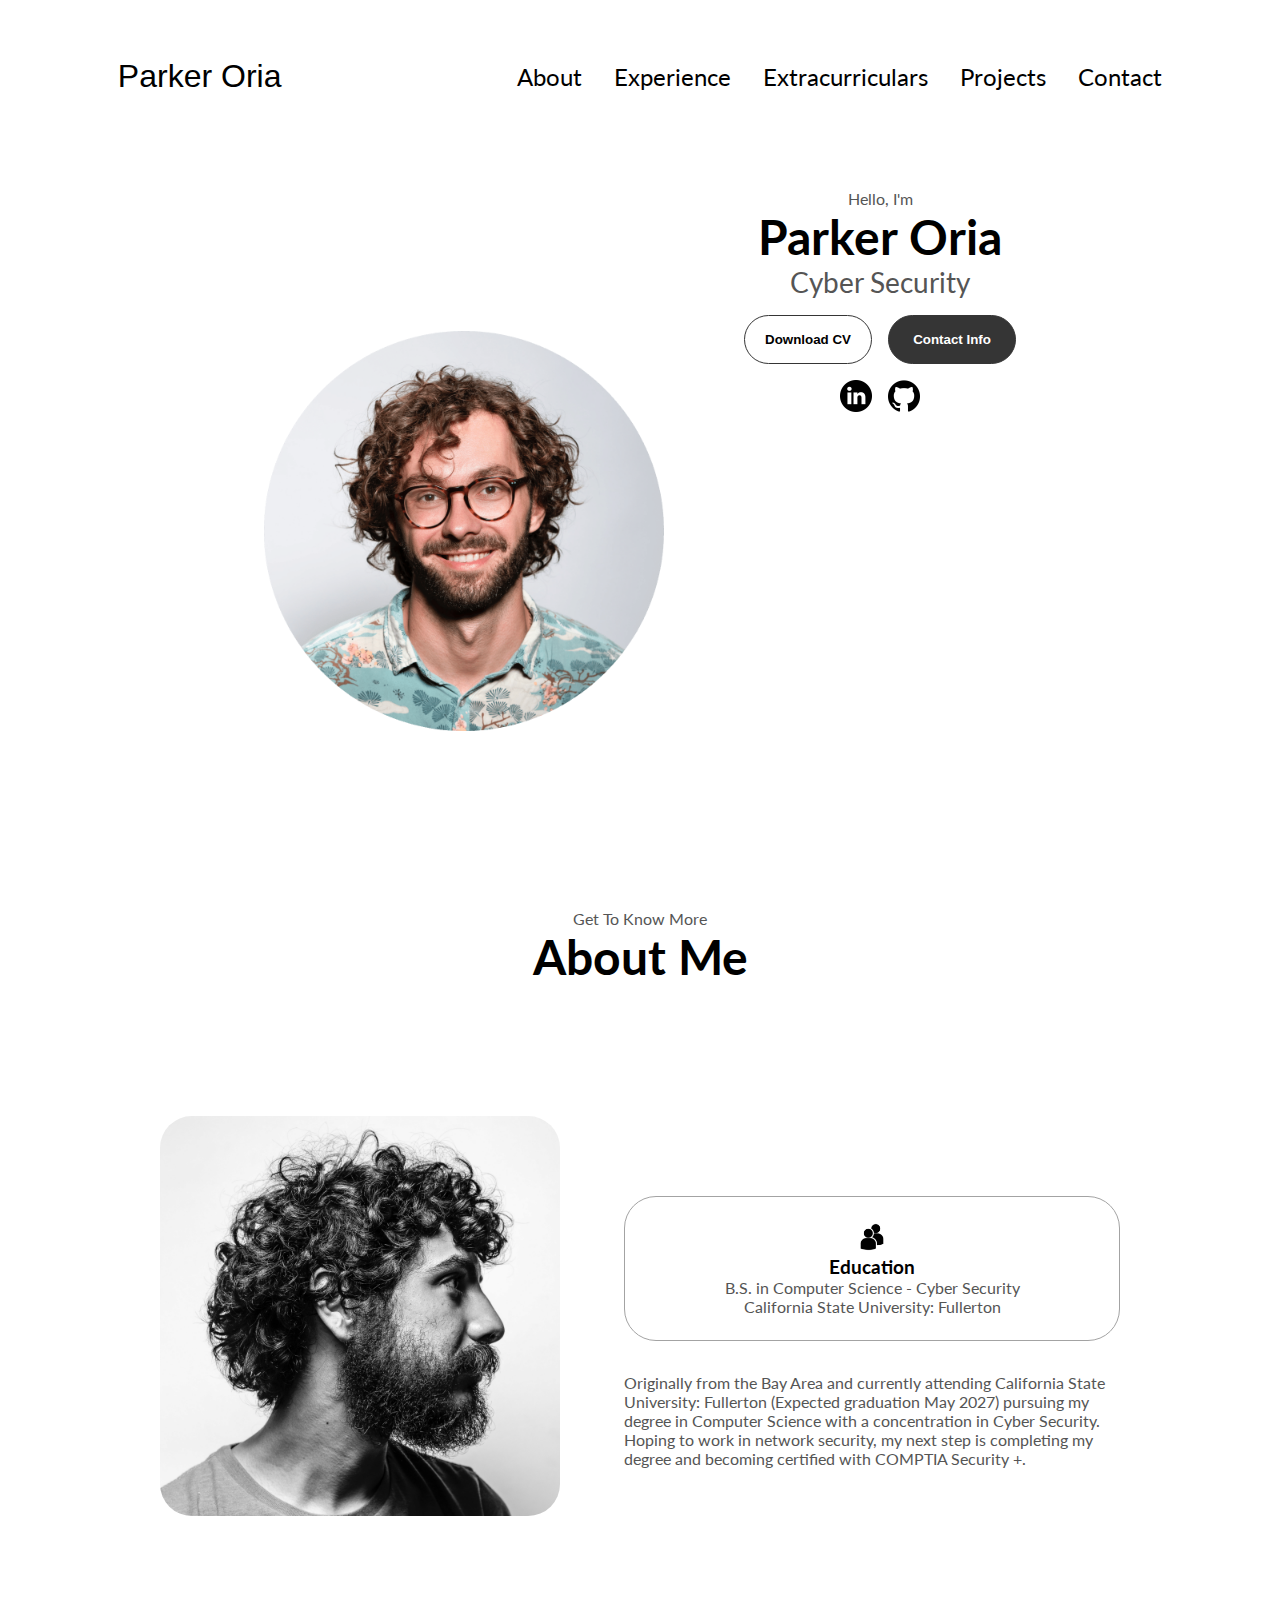
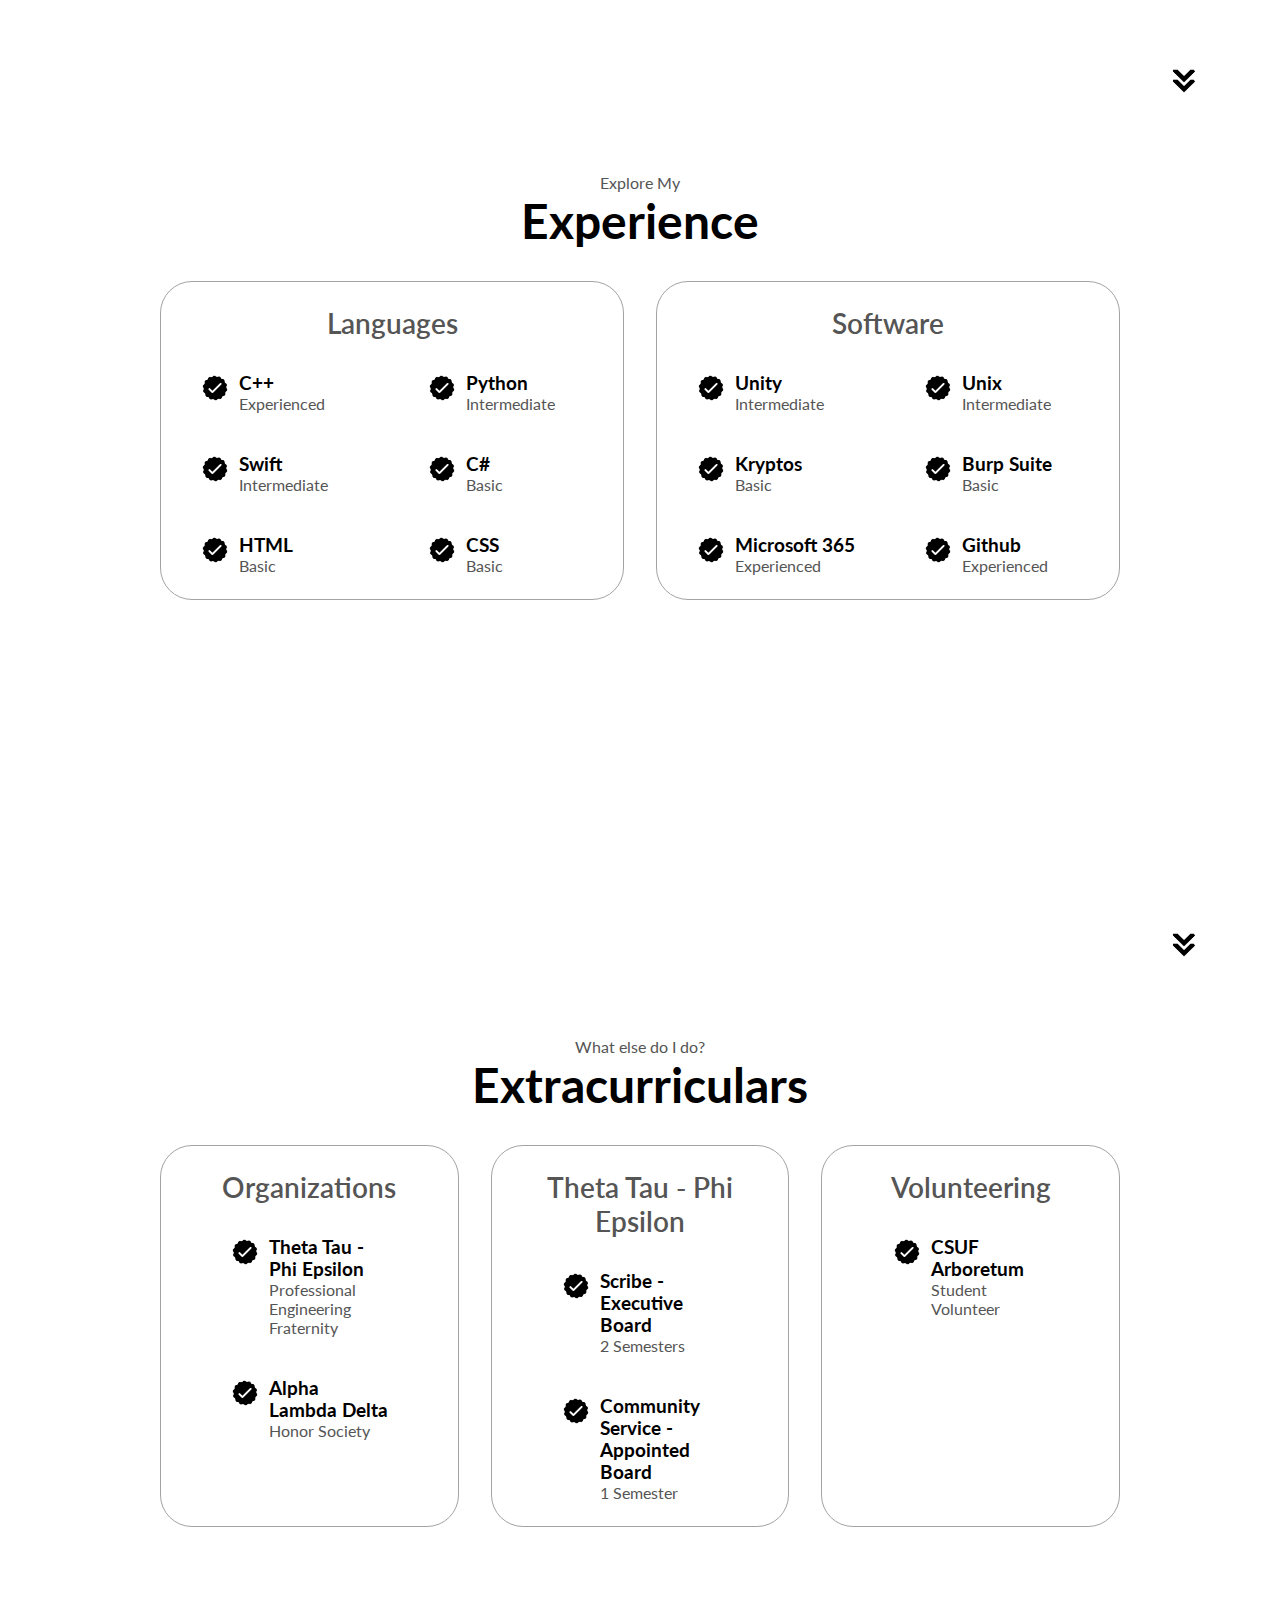
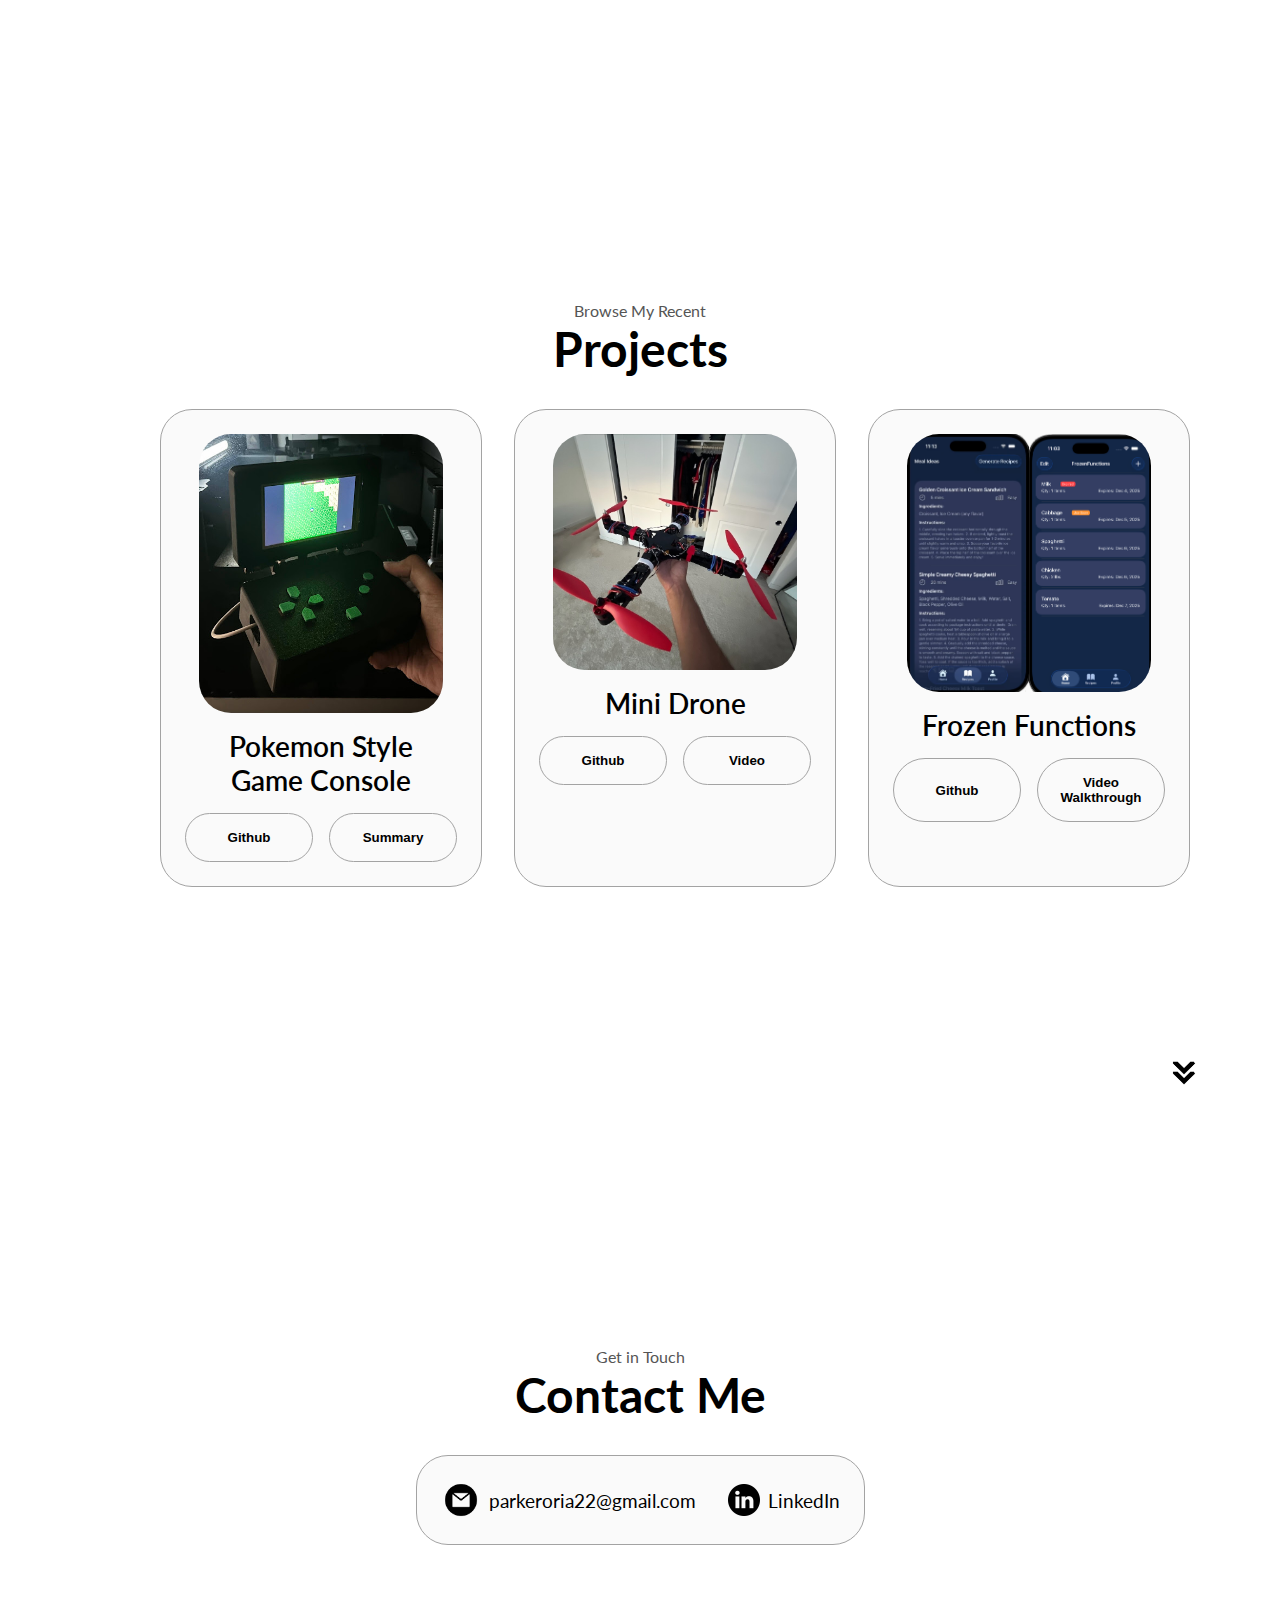
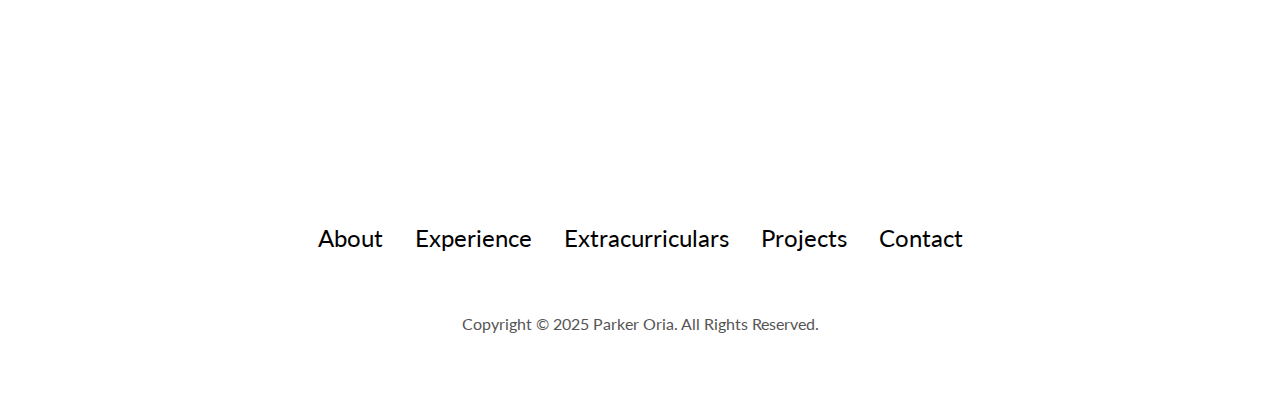
<file: index.html>
<!DOCTYPE html>
<html lang="en">
<head>
    <meta charset="UTF-8">
    <meta name="viewport" content="width=device-width, initial-scale=1.0">
    <title>Parker Oria</title>
    <link rel="icon" type="image/x-icon" href="assets/profile-pic.png">
    <link rel="stylesheet" href="style.css">
    <link rel="stylesheet" href="mediaqueries.css">
</head>
<body>
    <nav id="desktop-nav">
        <div class="logo">Parker Oria</div>
        <div>
            <ul class="nav-links">
                <li><a href="#about">About</a></li>
                <li><a href="#experience">Experience</a></li>
                <li><a href="#Extracurriculars">Extracurriculars</a></li>
                <li><a href="#projects">Projects</a></li>
                <li><a href="#contact">Contact</a></li>
                <!-- <a href="valentine.html">❤️</a> -->

            </ul>
        </div>
    </nav>
    <nav id="hamburger-nav">
        <div class="logo">Parker Oria</div>
        <div class="hamburger-menu">
            <div class="hamburger-icon" onclick="toggleMenu()">
                <span></span>
                <span></span>
                <span></span>
            </div>
            <div class="menu-links"> <!--here !!!-->
                <!-- <ul> -->
                    <li><a href="#about" onclick="toggleMenu()">About</a></li>
                    <li><a href="#experience" onclick="toggleMenu()">Experience</a></li>
                    <li><a href="#Extracurriculars" onclick="toggleMenu()">Extracurriculars</a></li>
                    <li><a href="#projects" onclick="toggleMenu()">Projects</a></li>
                    <li><a href="#contact" onclick="toggleMenu()">Contact</a></li>
                    <!-- <a href="valentine.html">❤️</a> -->
                <!-- </ul> -->
            </div>
        </div>
    </nav>
    <section id="profile">
        <div class="section__pic-container">
            <img src="./assets/profile-pic.png" alt="Parker Oria Profile Picture">
        </div>
        <div class="section_text">
            <p class="section__text__p1">Hello, I'm</p>
            <h1 class="title">Parker Oria</h1>
            <p class="section__text__p2">Cyber Security</p>
            <div class="btn-container">
                <button class="btn btn-color-2" 
                onclick="window.open('./assets/ParkerOriaCybersecurity.pdf')">Download CV
                </button>
                <button class="btn btn-color-1" 
                onclick="location.href='./#contact'">Contact Info
                </button>
            </div>
            <div id="socials-container">
                <img src="./assets/linkedin.png" alt="My LinkedIn profile"
                class="icon" onclick="location.href='https://www.linkedin.com/in/parker-oria/'">
                <img src="./assets/github.png" alt="My Github profile"
                class="icon" onclick="location.href='https://github.com/ParkerOria'">
            </div>
        </div>
    </section>
    <section id="about">
        <p class="section__text__p1">Get To Know More</p>
        <h1 class="title">About Me</h1>
        <div class="section-container">
            <div class="section__pic-container">
                <img src="./assets/about-pic.png" alt="Profile picture"
                class="about-pic"/>
            </div>
            <div class="about-details-container">
                <div class="about-containers">
                    <!-- <div class="details-container">
                        <img src="./assets/experience.png" alt="Experience Icon"
                        class="icon">
                        <h3>Experience</h3>
                        <p>2+ years <br />Frontend Development</p>
                    </div> -->
                    <div class="details-container">
                        <img src="./assets/education.png" alt="Education Icon"
                        class="icon">
                        <h3>Education</h3>
                        <p>B.S. in Computer Science - Cyber Security <br />California State University: Fullerton</p>
                    </div>
                </div>
                <div class="text-container">
                    <p>Originally from the Bay Area and currently attending California State University: Fullerton (Expected graduation May 2027) 
                        pursuing my degree in Computer Science with a concentration in Cyber Security. Hoping to work in network security, 
                        my next step is completing my degree and becoming certified with COMPTIA Security +.</p>
                </div>
            </div>
        </div>
        <img src="./assets/arrow.png" alt="Arrow Icon" class="icon arrow"
        onclick="location.href='./#experience'">
    </section>
    <section id="experience">
        <p class="section__text__p1">Explore My</p>
        <h1 class="title">Experience</h1>
        <div class="experience-details-container">
            <div class="about-containers">
                <div class="details-container">
                    <h2 class="experience-sub-title">Languages</h2>
                    <div class="article-container">
                        <article>
                            <img src="./assets/checkmark.png" alt="Experience Icon" class="icon">
                            <div>
                                <h3>C++</h3>
                                <p>Experienced</p>
                            </div>
                        </article>
                        <article>
                            <img src="./assets/checkmark.png" alt="Experience Icon" class="icon">
                            <div>
                                <h3>Python</h3>
                                <p>Intermediate</p>
                            </div>
                        </article>
                        <article>
                            <img src="./assets/checkmark.png" alt="Experience Icon" class="icon">
                            <div>
                                <h3>Swift</h3>
                                <p>Intermediate</p>
                            </div>
                        </article>
                        <article>
                            <img src="./assets/checkmark.png" alt="Experience Icon" class="icon">
                            <div>
                                <h3>C#</h3>
                                <p>Basic</p>
                            </div>
                        </article>
                        <article>
                            <img src="./assets/checkmark.png" alt="Experience Icon" class="icon">
                            <div>
                                <h3>HTML</h3>
                                <p>Basic</p>
                            </div>
                        </article>
                        <article>
                            <img src="./assets/checkmark.png" alt="Experience Icon" class="icon">
                            <div>
                                <h3>CSS</h3>
                                <p>Basic</p>
                            </div>
                        </article>
                        
                    </div>
                </div>
                <div class="details-container">
                    <h2 class="experience-sub-title">Software</h2>
                    <div class="article-container">
                        <article>
                            <img src="./assets/checkmark.png" alt="Experience Icon" class="icon">
                            <div>
                                <h3>Unity</h3>
                                <p>Intermediate</p>
                            </div>
                        </article>
                        <article>
                            <img src="./assets/checkmark.png" alt="Experience Icon" class="icon">
                            <div>
                                <h3>Unix</h3>
                                <p>Intermediate</p>
                            </div>
                        </article>
                        <article>
                            <img src="./assets/checkmark.png" alt="Experience Icon" class="icon">
                            <div>
                                <h3>Kryptos</h3>
                                <p>Basic</p>
                            </div>
                        </article>
                        <article>
                            <img src="./assets/checkmark.png" alt="Experience Icon" class="icon">
                            <div>
                                <h3>Burp Suite</h3>
                                <p>Basic</p>
                            </div>
                        </article>
                        <article>
                            <img src="./assets/checkmark.png" alt="Experience Icon" class="icon">
                            <div>
                                <h3>Microsoft 365</h3>
                                <p>Experienced</p>
                            </div>
                        </article>
                        <article>
                            <img src="./assets/checkmark.png" alt="Experience Icon" class="icon">
                            <div>
                                <h3>Github</h3>
                                <p>Experienced</p>
                            </div>
                        </article>
                    </div>
                </div>
            </div>
        </div>
        <img src="./assets/arrow.png" alt="Arrow Icon" class="icon arrow"
        onclick="location.href='./#Extracurriculars'">
    </section>

    <section id="Extracurriculars">
        <p class="section__text__p1">What else do I do?</p>
        <h1 class="title">Extracurriculars</h1>
        <div class="experience-details-container">
            <div class="about-containers">
                <div class="details-container">
                    <h2 class="experience-sub-title">Organizations</h2>
                    <div class="article-container">
                        <article>
                            <img src="./assets/checkmark.png" alt="Experience Icon" class="icon">
                            <div>
                                <h3>Theta Tau - Phi Epsilon</h3>
                                <p>Professional Engineering Fraternity</p>
                            </div>
                        </article>
                        <article>
                            <img src="./assets/checkmark.png" alt="Experience Icon" class="icon">
                            <div>
                                <h3>Alpha Lambda Delta</h3>
                                <p>Honor Society</p>
                            </div>
                        </article>
                    </div>
                </div>
                <div class="details-container">
                    <h2 class="experience-sub-title">Theta Tau - Phi Epsilon</h2>
                    <div class="article-container">
                        <article>
                            <img src="./assets/checkmark.png" alt="Experience Icon" class="icon">
                            <div>
                                <h3>Scribe - Executive Board</h3>
                                <p>2 Semesters</p>
                            </div>
                        </article>
                        <article>
                            <img src="./assets/checkmark.png" alt="Experience Icon" class="icon">
                            <div>
                                <h3>Community Service - Appointed Board</h3>
                                <p>1 Semester</p>
                            </div>
                        </article>
                    </div>
                </div>
                <div class="details-container">
                    <h2 class="experience-sub-title">Volunteering</h2>
                    <div class="article-container">
                        <article>
                            <img src="./assets/checkmark.png" alt="Experience Icon" class="icon">
                            <div>
                                <h3>CSUF Arboretum</h3>
                                <p>Student Volunteer</p>
                            </div>
                        </article>
                        <!-- <article>
                            <img src="./assets/checkmark.png" alt="Experience Icon" class="icon">
                            <div>
                                <h3>The Salvation Army</h3>
                                <p>Intermediate</p>
                            </div>
                        </article> -->
                    </div>
                </div>
            </div>
        </div>
        <img src="./assets/arrow.png" alt="Arrow Icon" class="icon arrow"
        onclick="location.href='./#projects'"> <!-- Displayed in top!!!-->
    </section>

    <section id="projects">
        <p class="section__text__p1">Browse My Recent</p>
        <h1 class="title">Projects</h1>
        <div class="experience-details-container">
            <div class="about-containers">

            <div class="details-container color-container">
                <div class="article-container">
                    <img src="./assets/nudeck.jpg" alt="Nu Deck" class="project-img">
                </div>
                <h2 class="experience-sub-title project-title">Pokemon Style Game Console</h2>
                <div class="btn-container">
                    <button class="btn btn-color-2 project-btn" onclick="location.href='https://github.com/Kentalope22/Nu-Deck'">
                        Github
                    </button>
                    <button class="btn btn-color-2 project-btn" onclick="location.href='https://docs.google.com/presentation/d/1qxo1MTdwLvrgR8U8x-YYvvneytEV_C1uG8JdWV0qhkM/present?usp=sharing'">
                        Summary
                    </button>
                </div>
            </div>
            
            <div class="details-container color-container">
                <div class="article-container">
                    <img src="./assets/minidrone.jpg" alt="Mini Drone" class="project-img">
                </div>
                <h2 class="experience-sub-title project-title">Mini Drone</h2>
                <div class="btn-container">
                    <button class="btn btn-color-2 project-btn" onclick="location.href='https://github.com/ParkerOria/Mini-Drone'">
                        Github
                    </button>
                    <button class="btn btn-color-2 project-btn" onclick="location.href='https://photos.app.goo.gl/c9G4MzigbrqmJKjE8'">
                        Video
                    </button>
                </div>
            </div>

            <div class="details-container color-container">
                <div class="article-container">
                    <img src="./assets/frozenfunctions.png" alt="Project 3" class="project-img">
                </div>
                <h2 class="experience-sub-title project-title">Frozen Functions</h2>
                <div class="btn-container">
                    <button class="btn btn-color-2 project-btn" onclick="location.href='https://github.com/DanielAkala/FrozenFunctions/'">
                        Github
                    </button>
                    <button class="btn btn-color-2 project-btn" onclick="location.href='https://youtu.be/mMD1Al7eEjk'">
                        Video Walkthrough
                    </button>
                </div>
            </div></div>
        </div>
        <img src="./assets/arrow.png" alt="Arrow Icon" class="icon arrow"
        onclick="location.href='./#contact'">
    </section>
    <section id="contact">
        <p class="section__text__p1">Get in Touch</p>
        <h1 class="title">Contact Me</h1>
        <div class="contact-info-upper-container">
            <div class="contact-info-container">
                <img src="./assets/email.png" alt="Email Icon" class="icon contact-icon email-icon">
                <p><a href="mailto:parkeroria22@gmail.com">parkeroria22@gmail.com</a></p>
            </div>
            <div class="contact-info-container">
                <img src="./assets/linkedin.png" alt="LinkedIn Icon" class="icon contact-icon">
                <p><a href="https://www.linkedin.com/in/parker-oria/">LinkedIn</a></p>
            </div>
        </div>
    </section>
    <footer>
        <nav>
            <div class="nav-links-container">
                <ul class="nav-links">
                <li><a href="#about">About</a></li>
                <li><a href="#experience">Experience</a></li>
                <li><a href="#Extracurriculars">Extracurriculars</a></li>
                <li><a href="#projects">Projects</a></li>
                <li><a href="#contact">Contact</a></li>
            </ul>
            </div>
        </nav>
        <p>Copyright &#169; 2025 Parker Oria. All Rights Reserved.</p>
    </footer>
    <script src="script.js"></script>
</body>
</html>
</file>
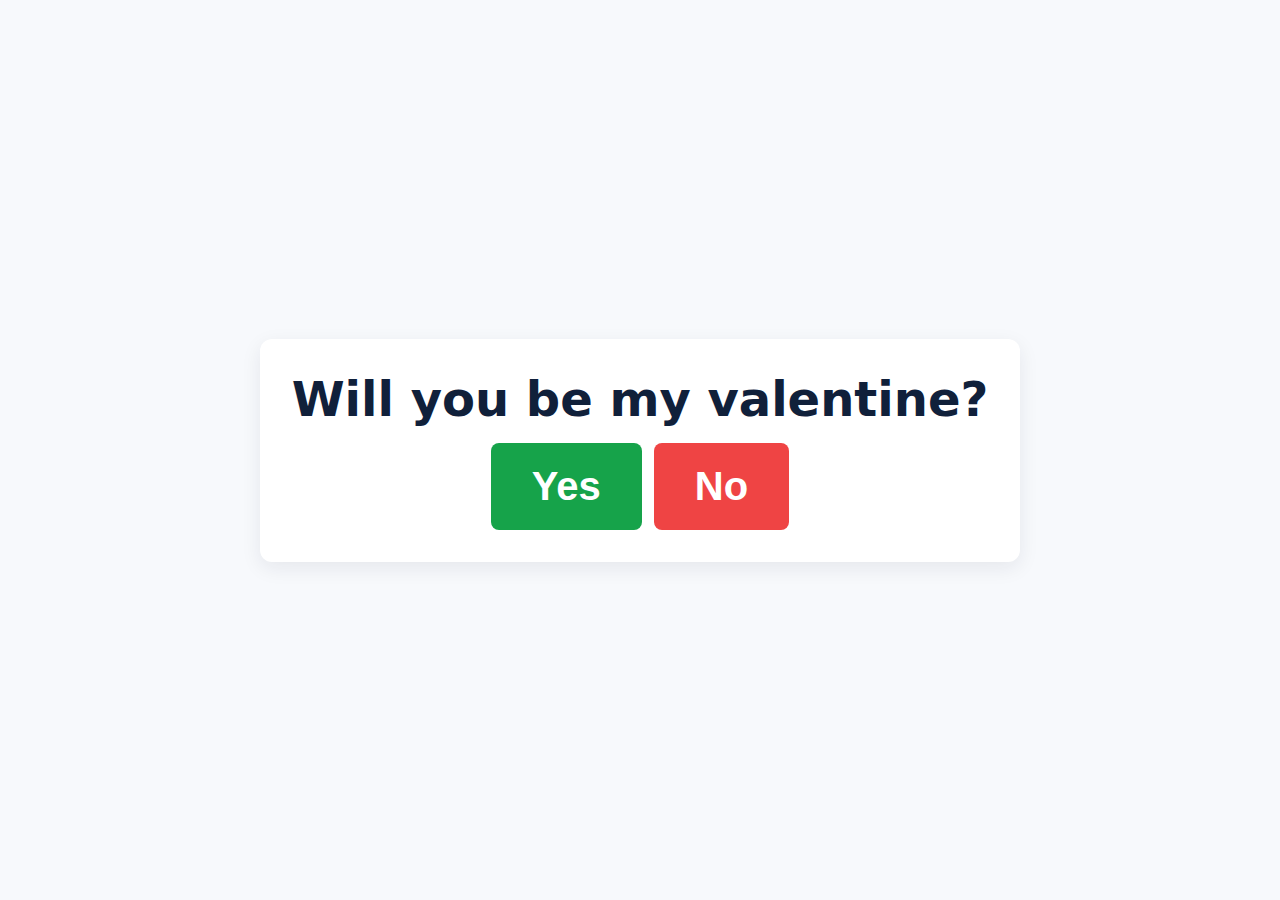
<file: valentine.html>
<!doctype html>
<html lang="en">
<head>
    <meta charset="utf-8" />
    <meta name="viewport" content="width=device-width,initial-scale=1" />
    <title>Please say yes</title>
    <style>
        :root { font-family: system-ui, -apple-system, "Segoe UI", Roboto, "Helvetica Neue", Arial; }
        body { display:flex; align-items:center; justify-content:center; height:100vh; margin:0; background:#f7f9fc; }
        .card { text-align:center; background:#fff; padding:2rem; border-radius:12px; box-shadow:0 6px 20px rgba(20,30,50,.08); min-width:280px; }
        h1 { margin:0 0 1rem; font-size:3rem; color:#10203a; }
        .buttons { 
    display:flex; 
    gap:.75rem; 
    justify-content:center; 
    margin-top: 1rem;
}

button {
    padding: 20px 40px;
    font-size: 40px;
    border-radius:8px;
    border:1px solid transparent;
    font-weight:600;
    cursor:pointer;
    transition: transform 0.1s ease-out;
}

#growButton {
    background:#16a34a; 
    color:#fff;
}

#shrinkButton {
    background:#ef4444; 
    color:#fff;
}


    </style>
</head>
<body>
    <div class="card" role="region" aria-label="Yes No example">
        <h1>Will you be my valentine?</h1>
        
        <div class="buttons">
            
            <button id="growButton" type="button" aria-pressed="false">Yes</button>
            <button id="shrinkButton" type="button" aria-pressed="false">No</button>
        </div>
        <div id="result" aria-live="polite"></div>
    </div>
    <script src="valscript.js"></script>
    <script>
    const yesBtn = document.getElementById('growButton');
    const noBtn = document.getElementById('shrinkButton');
    const buttonsDiv = document.querySelector('.buttons');
    const card = document.querySelector('.card');

    yesBtn.addEventListener('click', () => {
        // Hide the buttons
        buttonsDiv.style.display = "none";

        card.innerHTML = `
            <h1>I Love You!</h1>
            <img src="val.png" 
                 alt="I LOVE YOU" 
                 style="max-width:45%; border-radius:12px; margin-top:1rem;">
            <h3>Dear Kayla,</h3>
            <p>Happy Valentine's Day! Thank you for being my valentine 💓</p>
            <p>Congratulations for  5️⃣ amazing months! Thank you for always supporting me and listening to me rant.</p>
            <p>Because of you, my start of the year has been the best I've ever had.</p>
            <p>Here's to continuing the best year with you by my side!</p>
            <p></p>
            <p>Your Angel, Parker ❤️</p>
        `;
    });
</script>

</body>
</html>
</file>
<file: style.css>
/* GENERAL */

@import url('https://fonts.googleapis.com/css2?family=Lato:ital,wght@0,100;0,300;0,400;0,700;0,900;1,100;1,300;1,400;1,700;1,900&display=swap');

* {
    margin: 0;
    padding: 0;
}

body {
  font-family: "Lato", sans-serif;
  font-weight: 400;
  font-style: normal;
}

html {
    scroll-behavior: smooth;
}

p {
    color: rgb(85, 85, 85);
}

/* TRANSITION */

a, .btn {
    transition: all 300ms ease;
}

/* DESKTOP NAV */

nav, .nav-links {
    display: flex;
}

nav {
    justify-content: space-around;
    align-items: center;
    height: 17vh;
}

.nav-links {
    gap: 2rem;
    list-style: none;
    font-size: 1.5rem;
}

a {
    color: black;
    text-decoration: none;
    text-decoration-color: white;
}

a:hover {
    color: gray;
    text-decoration: underline;
    text-underline-offset: 0.5rem;
    text-decoration-color: rgb(181, 181, 181);
}

.logo {
    font-size: 2rem;
    font-family: 'Trebuchet MS', 'Lucida Sans Unicode', 'Lucida Grande', 'Lucida Sans', Arial, sans-serif;
}

.logo:hover {
    cursor: default;
}

/* HAMBURGER MENU */

#hamburger-nav {
    display: none;
}

.hamburger-menu {
    position: relative;
    display: inline-block;
}

.hamburger-icon {
    display: flex;
    flex-direction: column;
    justify-content: space-between;
    height: 24px;
    width: 30px;
    cursor: pointer;
}

.hamburger-icon span {
    width: 100%;
    height: 2px;
    background-color: black;
    transition: all 0.3s ease-in-out;
}

.menu-links {
    position: absolute;
    top: 100%;
    right: 0%;
    background-color: white;
    width: fit-content;
    max-height: 0;
    overflow: hidden;
    transition: all 0.3s ease-in-out;
}

.menu-links a {
    display: block;
    padding: 10px;
    text-align: center;
    font-size: 1.5rem;
    color: black;
    text-decoration: none;
    transition: all 0.3s ease-in-out;
}

.menu-links li {
    list-style: none;
}

.menu-links.open {
    max-height: 300px;
}

.hamburger-icon.open span:first-child {
    transform: rotate(45deg) translate(10px, 5px);
}

.hamburger-icon.open span:nth-child(2) {
    opacity: 0;
}

.hamburger-icon.open span:last-child {
    transform: rotate(-45deg) translate(10px, -5px);
}

.hamburger-icon span:first-child {
    transform: none;
}

.hamburger-icon span:first-child {
    opacity: 1;
}

.hamburger-icon span:first-child {
    transform: none;
}

/* SECTIONS */

section {
    padding-top: 4vh;
    height: 96vh;
    margin: 0 10rem;
    box-sizing: border-box;
    min-height: fit-content;
}

.section-container {
    display: flex;
}

/* Profile section */

#profile {
    display: flex;
    justify-content: center;
    gap: 5rem;
    height: 80vh;
}

.section__pic-container {
    display: flex;
    height: 400px;
    width: 400px;
    margin: auto 0;
}

.section__text {
    align-self: center;
    text-align: center;
}

.section__text p {
    font-weight: 600;
}

.section__text__p1 {
    text-align: center;
}

.section__text__p2 {
    text-align: center;
    font-size: 1.75rem;
    margin-bottom: 1rem;
}

.title {
    font-size: 3rem;
    text-align: center;
}

#socials-container {
    display: flex;
    justify-content: center;
    margin-top: 1rem;
    gap: 1rem;
}

/* ICONS */

.icon {
    cursor: pointer;
    height: 2rem;
}

/* BUTTONS */

.btn-container {
    display:flex;
    justify-content: center;
    gap: 1rem;
}

.btn {
    font-weight: 600;
    transition: all 300ms ease;
    padding: 1rem;
    width: 8rem;
    border-radius: 2rem;
}

.btn-color-1, .btn-color-2 {
    border: rgb(53, 53, 53) 0.1rem solid;
}

.btn-color-1:hover, .btn-color-2:hover {
    cursor: pointer;
}

.btn-color-1, .btn-color-2:hover {
    background: rgb(53, 53, 53);
    color: white;
}

.btn-color-1:hover {
    background: rgb(0,0,0);
}

.btn-color-2 {
    background: none;
}

.btn-color-2:hover {
    border: rgb(255, 255, 255) 0.1rem solid;
}

.btn-container {
    gap: 1rem;
}

/* ABOUT SECTION */

#about {
    position: relative;
}

.about-containers {
    gap: 2rem;
    margin-bottom: 2rem;
    margin-top: 2rem;
}

.about-details-container {
    justify-content: center;
    flex-direction: column;
}

.about-containers, .about-details-container {
    display: flex;
}

.about-pic {
    border-radius: 2rem;
}

.arrow {
    position: absolute;
    right: -5rem;
    bottom: 2.5rem;
}

.details-container {
    padding: 1.5rem;
    flex: 1;
    background: white;
    border-radius: 2rem;
    border: rgb(53, 53, 53) 0.1rem solid;
    border-color: rgb(163,163,163);
    text-align: center;
}

.section-container {
    gap: 4rem;
    height: 80%;
}

.section__pic-container {
    height: 400px;
    width: 400px;
    margin: auto 0;
}

/*EXPERIENCE*/
#experience {
    position:relative
}

.experience-sub-title {
    color:rgb(85, 85, 85);
    font-weight: 600;
    font-size: 1.75rem;
    margin-bottom: 2rem;
}

.experience-details-container {
    display: flex;
    justify-content: center;
    flex-direction: column;
}

.article-container {
    display: flex;
    text-align: initial;
    flex-wrap: wrap;
    flex-direction: row;
    gap: 2.5rem;
    justify-content: space-around;

}

article {
    display: flex;
    align-items: flex-start;
    width: 10rem;
    gap: 0.5rem;
}

article .icon {
    cursor: default;
}

/* PROJECTS */

#projects {
    position: relative;
}

.color-container {
    border-color: rgb(163, 163, 163);
    background: rgb(250, 250, 250);
}

.project-img {
    border-radius: 2rem;
    width: 90%;
    height: 90%;
}

.project-title {
    margin: 1rem;
    color: black;
}

.project-btn {
    color: black;
    border-color: rgb(163, 163, 163);
}

/* CONTACT */

#contact {
    display: flex;
    justify-content: center;
    flex-direction: column;
    height: 70vh;
}

.contact-info-upper-container {
    display: flex;
    justify-content: center;
    border-radius: 2rem;
    border: rgb(53, 53, 53) 0.1rem solid;
    border-color: rgb(163, 163, 163);
    background: rgb(250, 250, 250);
    margin: 2rem auto;
    padding: 0.5rem;
}

.contact-info-container {
    display: flex;
    align-items: center;
    justify-content: center;
    gap: 0.5rem;
    margin: 1rem;
}

.contact-info-container p {
    font-size: larger;
}

.contact-icon {
    cursor: default;
}

.email-icon {
    height: 2.5rem;
}

/* Footer */

footer {
    height: 26vh;
    margin: 0.1rem;
}

footer p {
    text-align: center;
}
</file>
<file: mediaqueries.css>
@media screen and (max-width: 1200px) {
    #desktop-nav {
        display: none;
    }
    #hamburger-nav {
        display: flex;
    }
}
</file>
